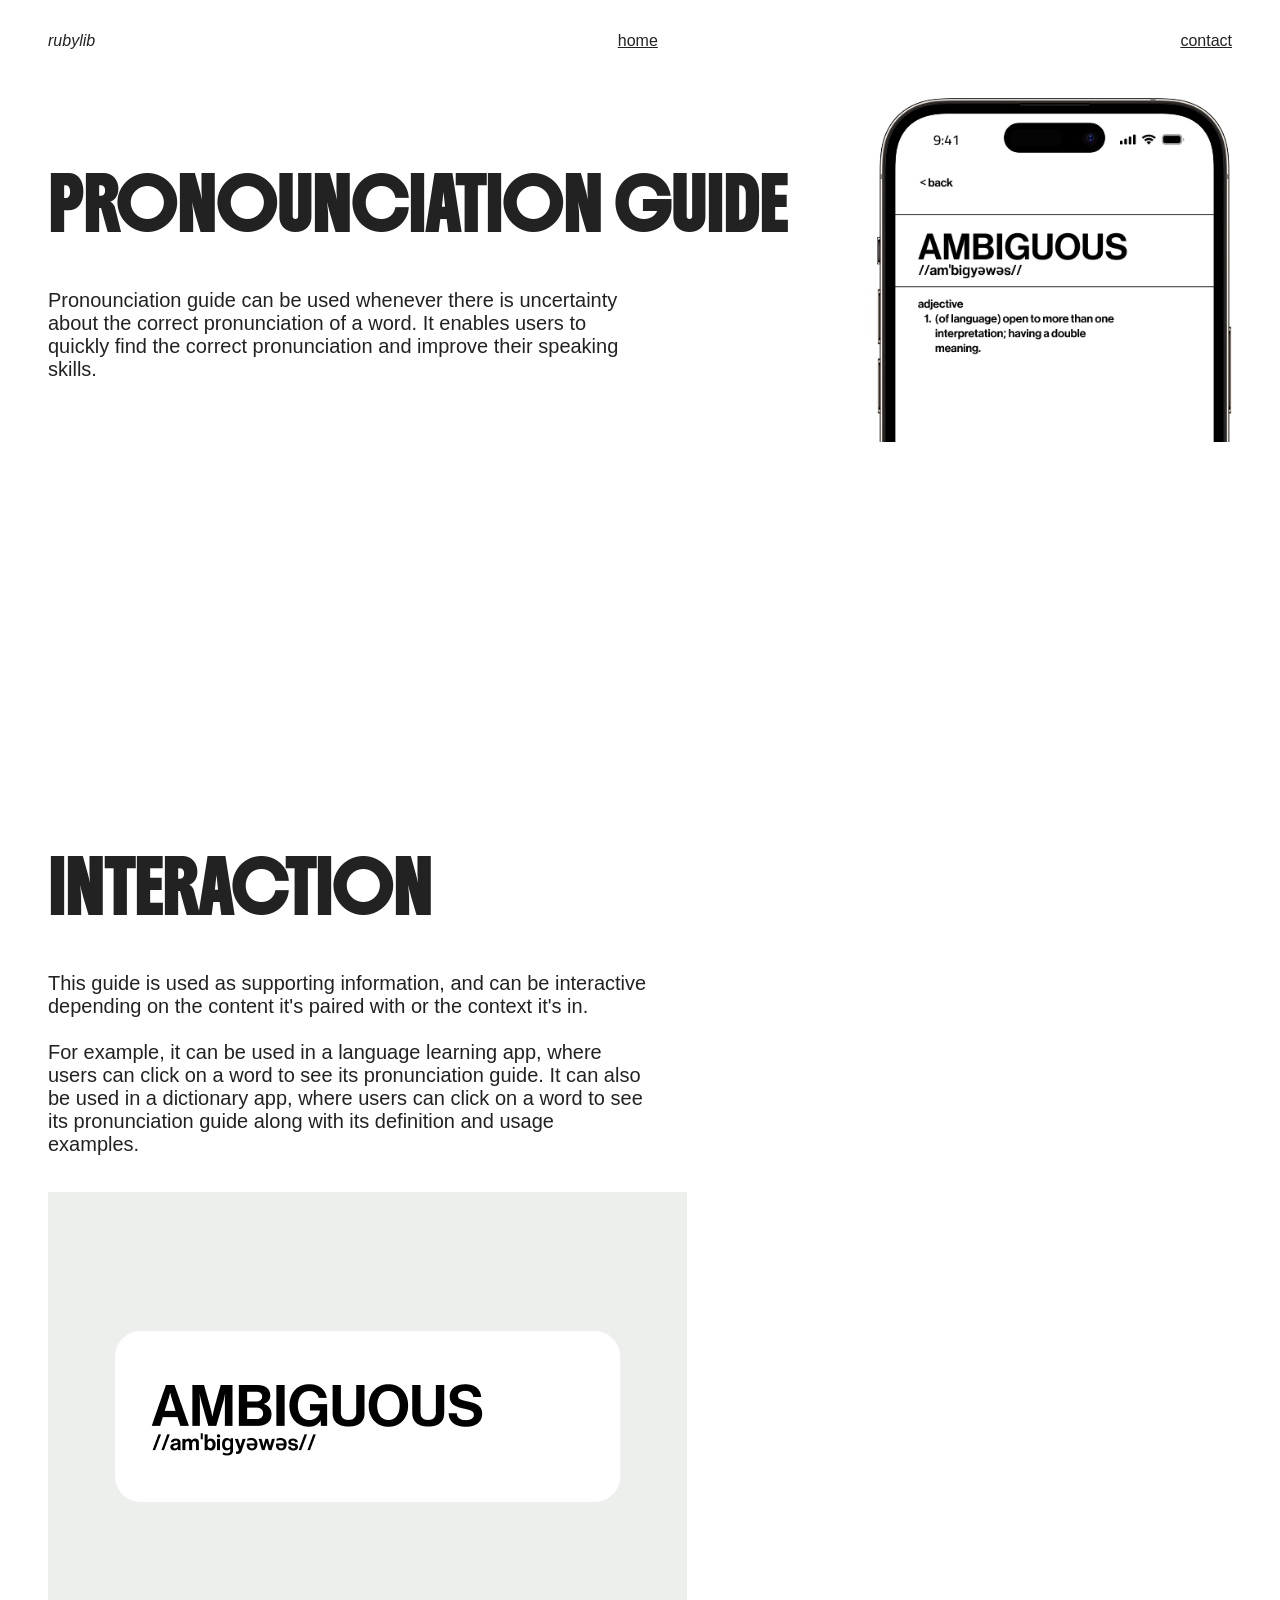
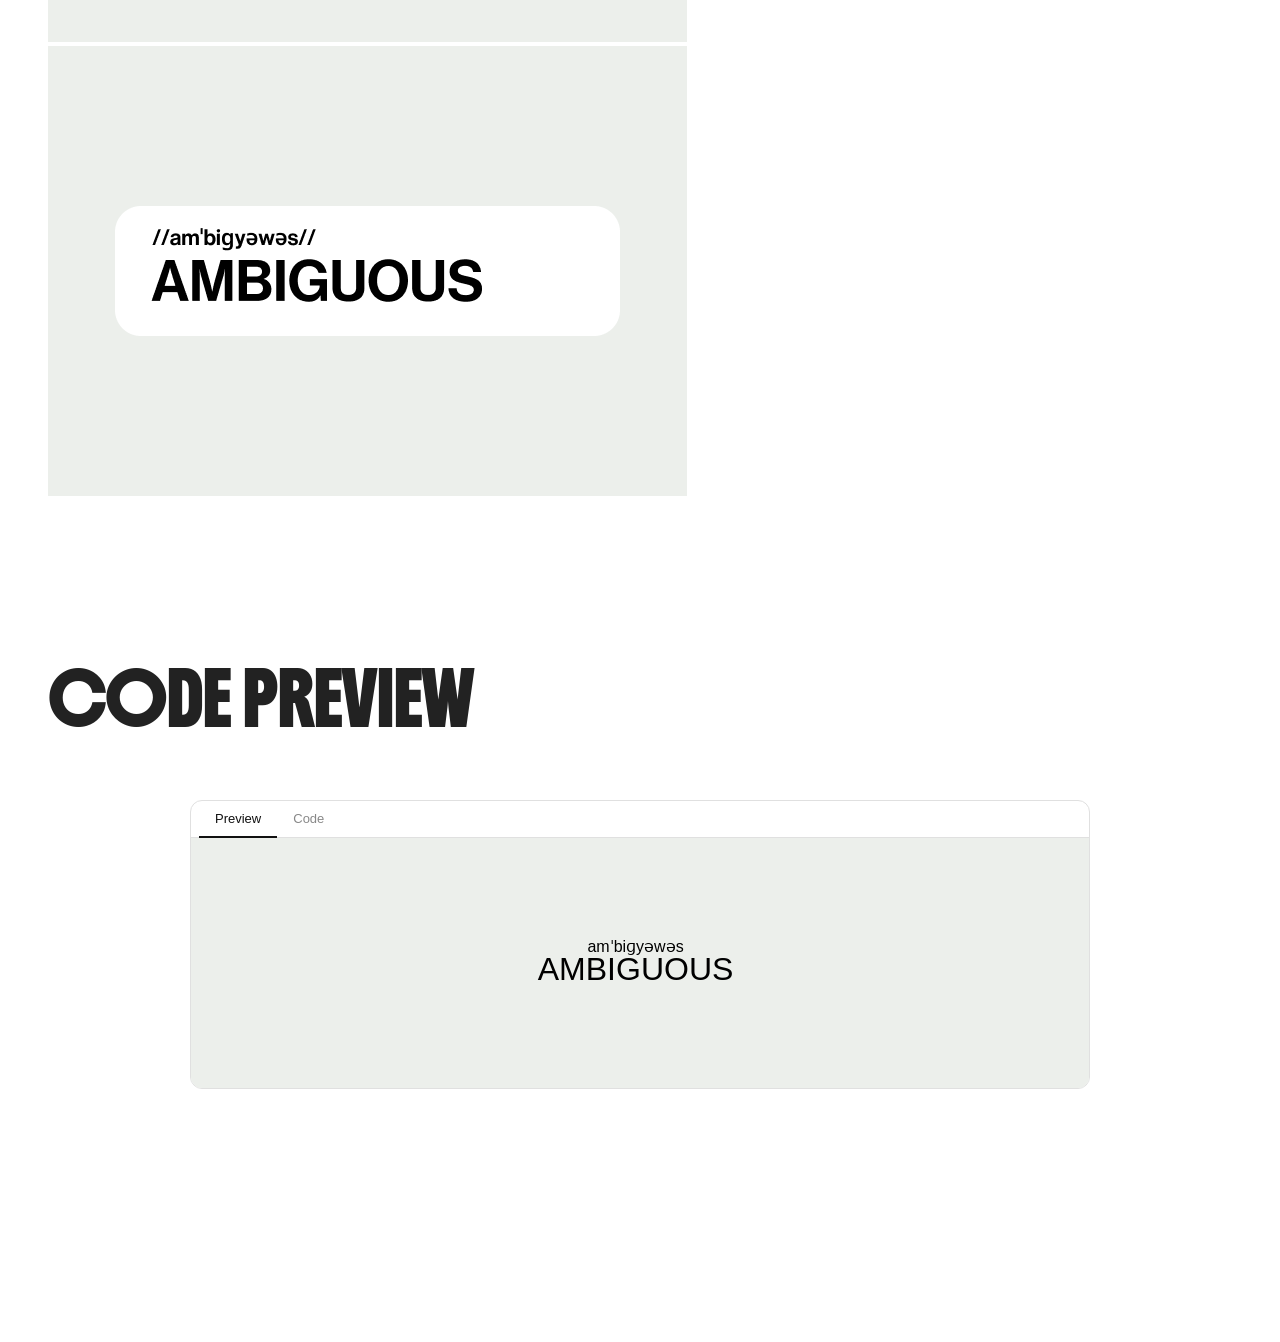
<file: c1.html>
<!DOCTYPE html>
<html lang="en">
<head>
    <meta charset="UTF-8">
    <meta name="viewport" content="width=device-width, initial-scale=1.0">
    <title>component-1</title>
    <link rel="stylesheet" href="c1.css">
</head>
<body>


    <section class="use">

        <div class="nav">
            <i>rubylib</i>
            <a href="index.html">home</a>
            <a href="index.html">contact</a>
        </div>

        <div class="use-row">

            <div class="use-text">
                <h1>PRONOUNCIATION GUIDE</h1>
                <br>
                <p>Pronounciation guide can be used whenever there is uncertainty about the correct pronunciation of a word. It enables users to quickly find the correct pronunciation and improve their speaking skills.</p>
            </div>

            <img src="Group 1.png" alt="">

        </div>

    </section>


    <section class="int">

        <div class="int-row"></div>

        <h1>INTERACTION</h1>
        <br>
        <p>This guide is used as supporting information, and can be interactive depending on the content it's paired with or the context it's in.
        <br><br>For example, it can be used in a language learning app, where users can click on a word to see its pronunciation guide. It can also be used in a dictionary app, where users can click on a word to see its pronunciation guide along with its definition and usage examples.</p> <br><br>

        <img src="Group 1.1.png" alt="">
        <img src="Group 1.2.png" alt="">

        </div>
    </section>


    <section class="code">
        <br><br><br><br><br>

        <h1>CODE PREVIEW</h1>
        <br><br><br>
        <div class="preview-card">

        <!-- Tab bar -->
        <div class="tab-bar">
            <button class="tab active" onclick="switchTab('preview', this)">Preview</button>
            <button class="tab" onclick="switchTab('code', this)">Code</button>
            <button class="copy-btn" id="copy-btn" onclick="copyCode()">Copy</button>
        </div>

        <!-- Preview panel -->
        <div id="panel-preview" class="panel">
            <ruby class="demo-ruby">
            AMBIGUOUS
            <rp>(</rp><rt>amˈbiɡyəwəs</rt><rp>)</rp>
            </ruby>
        </div>

        <!-- Code panel -->
        <div id="panel-code" class="panel hidden">
            <pre id="code-block">
            &lt;ruby&gt;
            AMBIGUOUS
            &lt;rp&gt;(&lt;/rp&gt;
            &lt;rt&gt;amˈbiɡyəwəs&lt;/rt&gt;
            &lt;rp&gt;)&lt;/rp&gt;
            &lt;/ruby&gt;</pre>
        </div>

        </div>
    </section>

    <script>
        function switchTab(tab, clickedTab) {
            document.querySelectorAll('.tab').forEach(t => t.classList.remove('active'));
            clickedTab.classList.add('active');
            document.getElementById('panel-preview').classList.toggle('hidden', tab !== 'preview');
            document.getElementById('panel-code').classList.toggle('hidden', tab !== 'code');
            document.getElementById('copy-btn').style.visibility = tab === 'code' ? 'visible' : 'hidden';
        }

        function copyCode() {
            const code = document.getElementById('code-block').innerText;
            navigator.clipboard.writeText(code).then(() => {
                const btn = document.getElementById('copy-btn');
                btn.textContent = 'Copied!';
                btn.classList.add('copied');
                setTimeout(() => {
                    btn.textContent = 'Copy';
                    btn.classList.remove('copied');
                }, 2000);
            });
        }

        document.getElementById('copy-btn').style.visibility = 'hidden';
    </script>

</body>
</html>
</file>
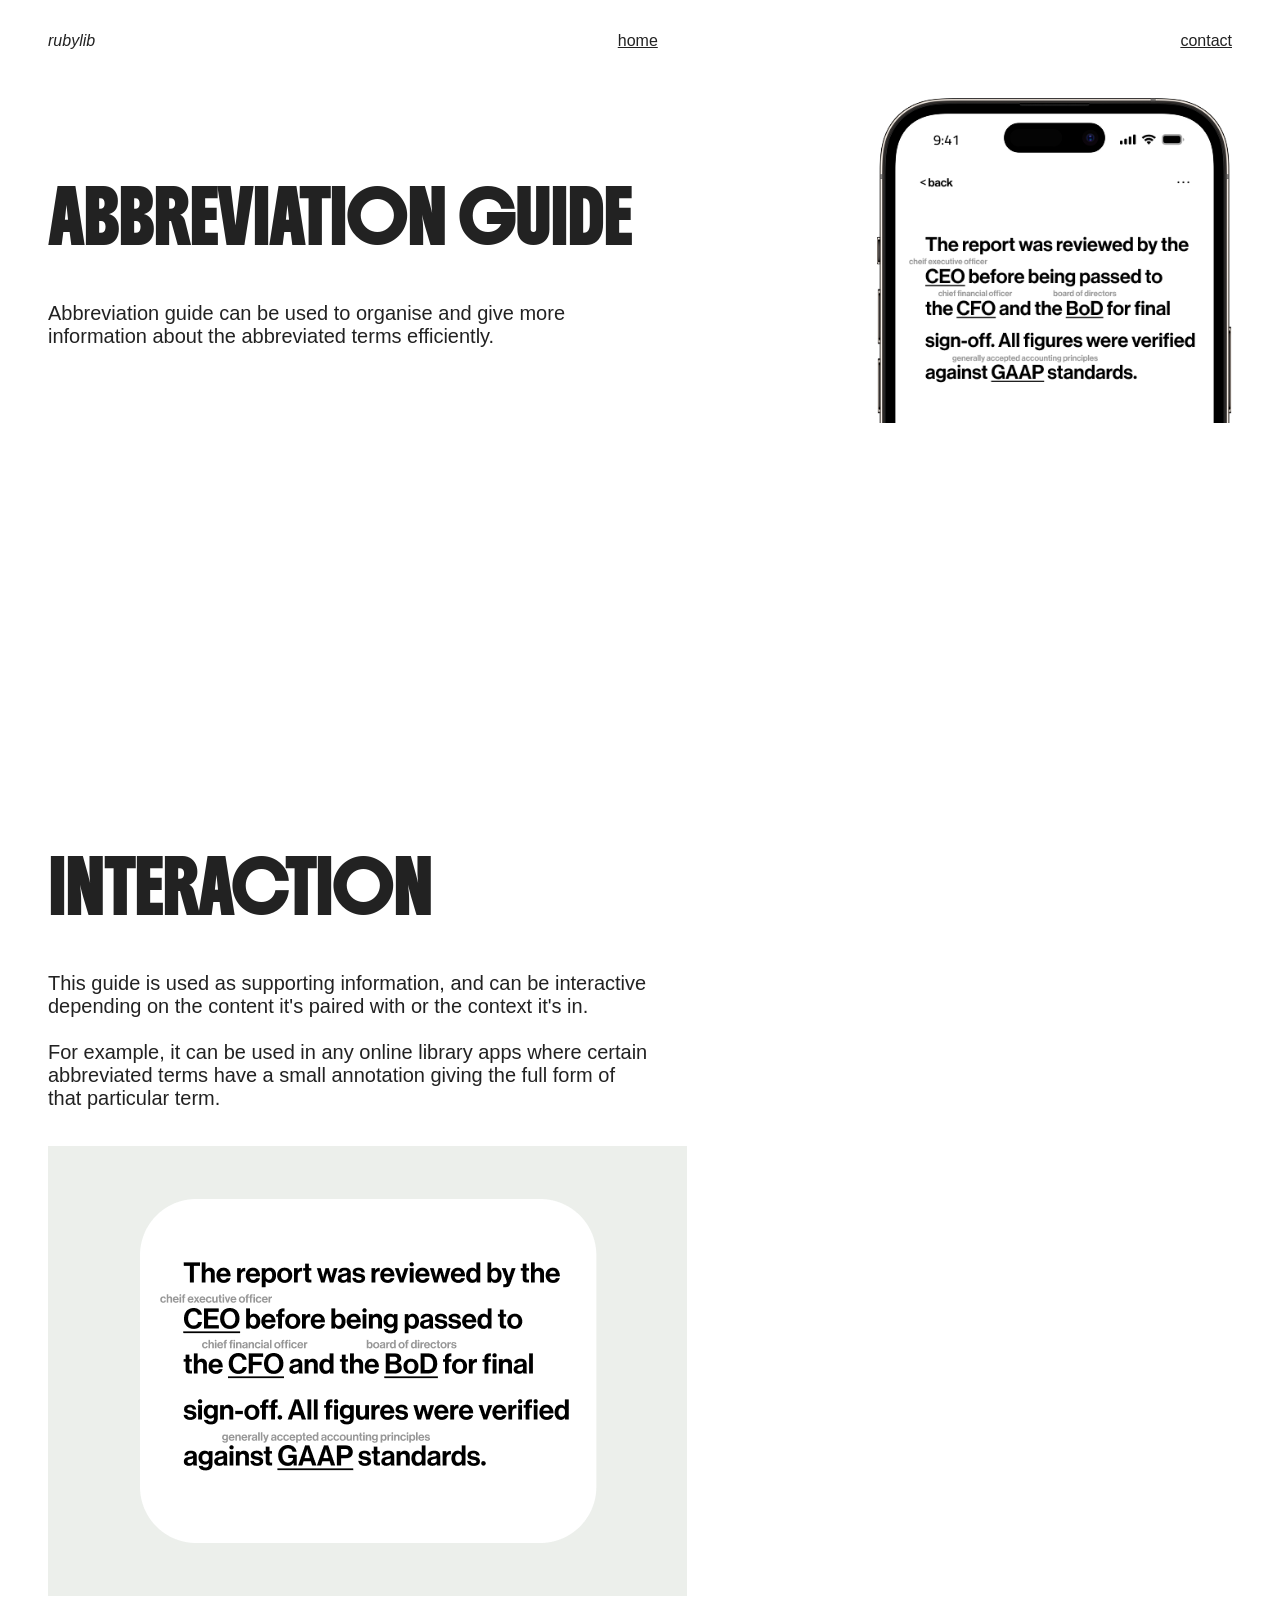
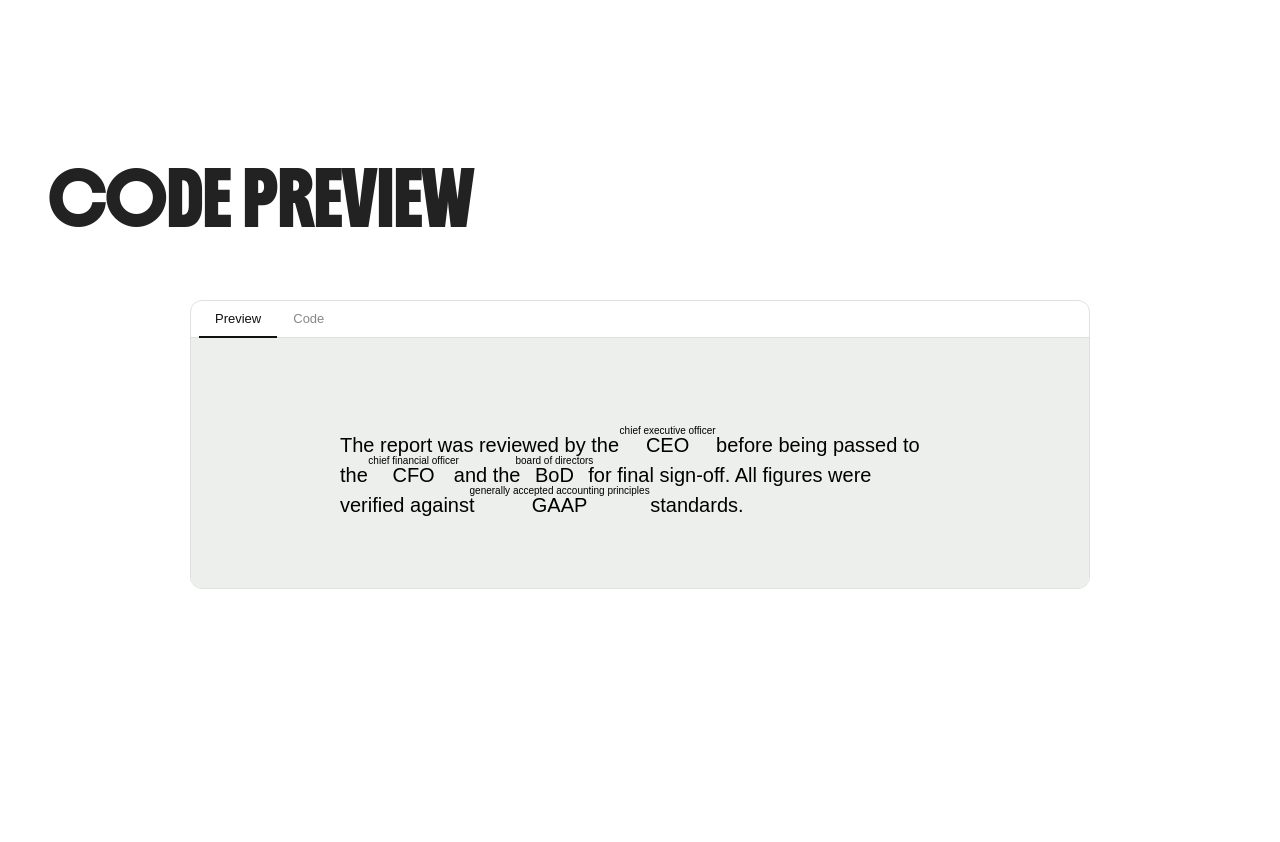
<file: c2.html>
<!DOCTYPE html>
<html lang="en">
<head>
    <meta charset="UTF-8">
    <meta name="viewport" content="width=device-width, initial-scale=1.0">
    <title>component-2</title>
    <link rel="stylesheet" href="c1.css">
</head>
<body>


    <section class="use">

        <div class="nav">
            <i>rubylib</i>
            <a href="index.html">home</a>
            <a href="index.html">contact</a>
        </div>

        <div class="use-row">

            <div class="use-text">
                <h1>ABBREVIATION GUIDE</h1>
                <br>
                <p>Abbreviation guide can be used to organise and give more information about the abbreviated terms efficiently. </p>
            </div>

            <img src="Group 2.png" alt="">

        </div>

    </section>


    <section class="int">

        <div class="int-row"></div>

        <h1>INTERACTION</h1>
        <br>
        <p>This guide is used as supporting information, and can be interactive depending on the content it's paired with or the context it's in.
        <br><br>For example, it can be used in any online library apps where certain abbreviated terms have a small annotation giving the full form of that particular term.</p> <br><br>

        <img src="Group 2.1.png" alt="">

        </div>
    </section>


    <section class="code">
        <br><br><br><br><br>

        <h1>CODE PREVIEW</h1>
        <br><br><br>
        <div class="preview-card">

        <!-- Tab bar -->
        <div class="tab-bar">
            <button class="tab active" onclick="switchTab('preview', this)">Preview</button>
            <button class="tab" onclick="switchTab('code', this)">Code</button>
            <button class="copy-btn" id="copy-btn" onclick="copyCode()">Copy</button>
        </div>

        <!-- Preview panel -->
        <div id="panel-preview" class="panel">
            <ruby class="demo-ruby">
                <p>
                The report was reviewed by the <ruby>CEO<rt>chief executive officer</rt></ruby> before being passed to the <ruby>CFO<rt>chief financial officer</rt></ruby>and the<ruby>BoD<rt>board of directors</rt></ruby>for final sign-off. All figures were verified against<ruby>GAAP<rt>generally accepted accounting principles</rt></ruby>
                standards.
                </p>
            </ruby>
        </div>

        <!-- Code panel -->
        <div id="panel-code" class="panel hidden">
             <pre id="code-block">&lt;p&gt;
  The report was reviewed by the
  &lt;ruby&gt;CEO&lt;rt&gt;chief executive officer&lt;/rt&gt;&lt;/ruby&gt;
  before being passed to the
  &lt;ruby&gt;CFO&lt;rt&gt;chief financial officer&lt;/rt&gt;&lt;/ruby&gt;
  and the
  &lt;ruby&gt;BoD&lt;rt&gt;board of directors&lt;/rt&gt;&lt;/ruby&gt;
  for final sign-off. All figures were verified against
  &lt;ruby&gt;GAAP&lt;rt&gt;generally accepted accounting principles&lt;/rt&gt;&lt;/ruby&gt;
  standards.
&lt;/p&gt;</pre>
        </div>

        </div>
    </section>

    <script>
        function switchTab(tab, clickedTab) {
            document.querySelectorAll('.tab').forEach(t => t.classList.remove('active'));
            clickedTab.classList.add('active');
            document.getElementById('panel-preview').classList.toggle('hidden', tab !== 'preview');
            document.getElementById('panel-code').classList.toggle('hidden', tab !== 'code');
            document.getElementById('copy-btn').style.visibility = tab === 'code' ? 'visible' : 'hidden';
        }

        function copyCode() {
            const code = document.getElementById('code-block').innerText;
            navigator.clipboard.writeText(code).then(() => {
                const btn = document.getElementById('copy-btn');
                btn.textContent = 'Copied!';
                btn.classList.add('copied');
                setTimeout(() => {
                    btn.textContent = 'Copy';
                    btn.classList.remove('copied');
                }, 2000);
            });
        }

        document.getElementById('copy-btn').style.visibility = 'hidden';
    </script>

</body>
</html>
</file>
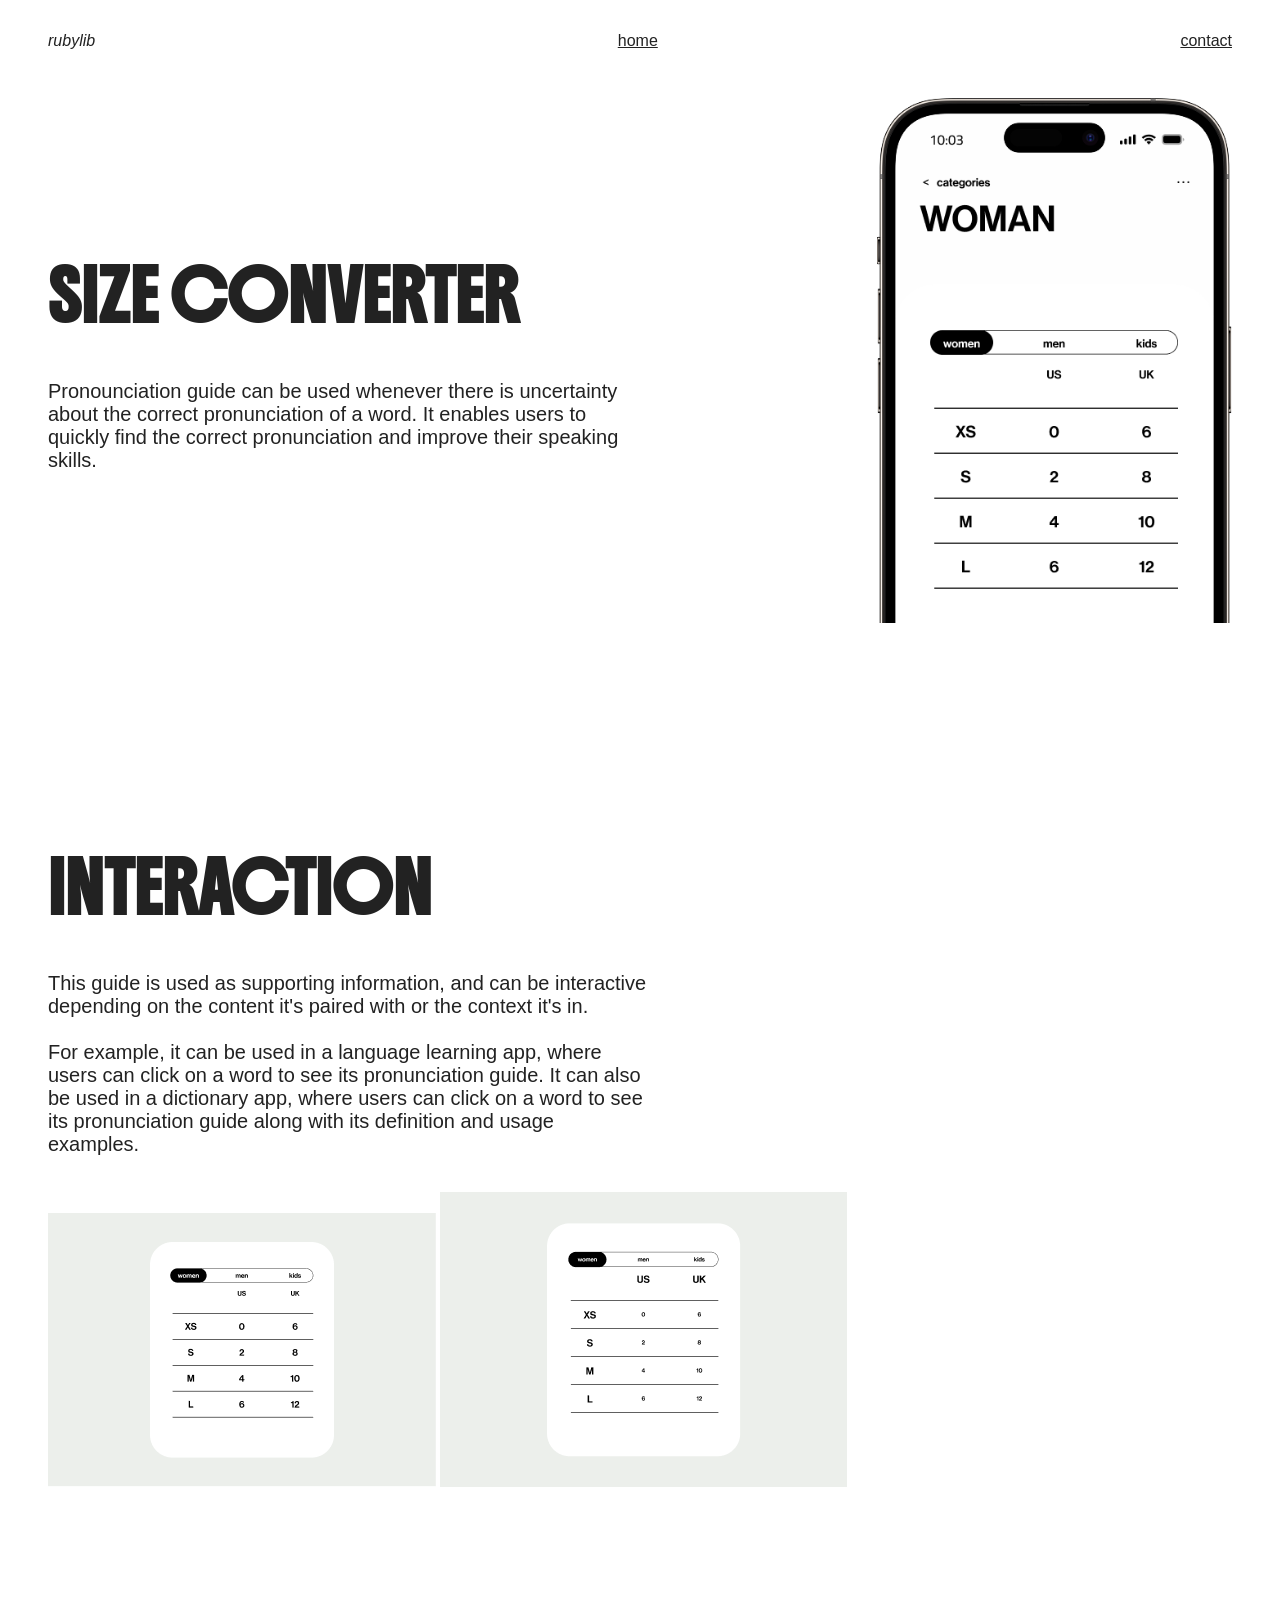
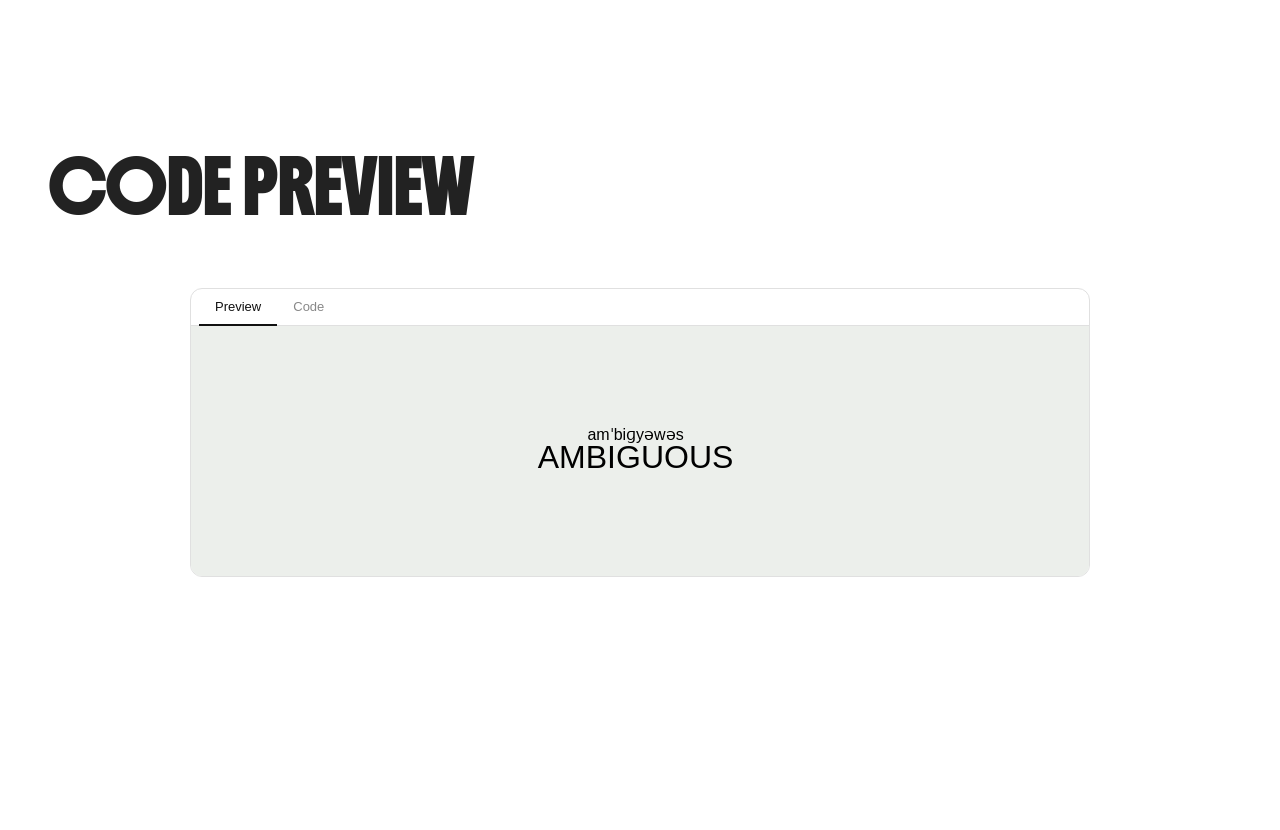
<file: c3.html>
<!DOCTYPE html>
<html lang="en">
<head>
    <meta charset="UTF-8">
    <meta name="viewport" content="width=device-width, initial-scale=1.0">
    <title>component-1</title>
    <link rel="stylesheet" href="c1.css">
</head>
<body>


    <section class="use">

        <div class="nav">
            <i>rubylib</i>
            <a href="index.html">home</a>
            <a href="index.html">contact</a>
        </div>

        <div class="use-row">

            <div class="use-text">
                <h1>SIZE CONVERTER</h1>
                <br>
                <p>Pronounciation guide can be used whenever there is uncertainty about the correct pronunciation of a word. It enables users to quickly find the correct pronunciation and improve their speaking skills.</p>
            </div>

            <img src="Group 3.png" alt="">

        </div>

    </section>


    <section class="int">

        <div class="int-row"></div>

        <h1>INTERACTION</h1>
        <br>
        <p>This guide is used as supporting information, and can be interactive depending on the content it's paired with or the context it's in.
        <br><br>For example, it can be used in a language learning app, where users can click on a word to see its pronunciation guide. It can also be used in a dictionary app, where users can click on a word to see its pronunciation guide along with its definition and usage examples.</p> <br><br>

        <img src="Group 3.1.png" alt="">
        <img src="Group 3.2.png" alt="">

        </div>
    </section>


    <section class="code">
        <br><br><br><br><br>

        <h1>CODE PREVIEW</h1>
        <br><br><br>
        <div class="preview-card">

        <!-- Tab bar -->
        <div class="tab-bar">
            <button class="tab active" onclick="switchTab('preview', this)">Preview</button>
            <button class="tab" onclick="switchTab('code', this)">Code</button>
            <button class="copy-btn" id="copy-btn" onclick="copyCode()">Copy</button>
        </div>

        <!-- Preview panel -->
        <div id="panel-preview" class="panel">
            <ruby class="demo-ruby">
            AMBIGUOUS
            <rp>(</rp><rt>amˈbiɡyəwəs</rt><rp>)</rp>
            </ruby>
        </div>

        <!-- Code panel -->
        <div id="panel-code" class="panel hidden">
            <pre id="code-block">
            &lt;ruby&gt;
            AMBIGUOUS
            &lt;rp&gt;(&lt;/rp&gt;
            &lt;rt&gt;amˈbiɡyəwəs&lt;/rt&gt;
            &lt;rp&gt;)&lt;/rp&gt;
            &lt;/ruby&gt;</pre>
        </div>

        </div>
    </section>

    <script>
        function switchTab(tab, clickedTab) {
            document.querySelectorAll('.tab').forEach(t => t.classList.remove('active'));
            clickedTab.classList.add('active');
            document.getElementById('panel-preview').classList.toggle('hidden', tab !== 'preview');
            document.getElementById('panel-code').classList.toggle('hidden', tab !== 'code');
            document.getElementById('copy-btn').style.visibility = tab === 'code' ? 'visible' : 'hidden';
        }

        function copyCode() {
            const code = document.getElementById('code-block').innerText;
            navigator.clipboard.writeText(code).then(() => {
                const btn = document.getElementById('copy-btn');
                btn.textContent = 'Copied!';
                btn.classList.add('copied');
                setTimeout(() => {
                    btn.textContent = 'Copy';
                    btn.classList.remove('copied');
                }, 2000);
            });
        }

        document.getElementById('copy-btn').style.visibility = 'hidden';
    </script>

</body>
</html>
</file>
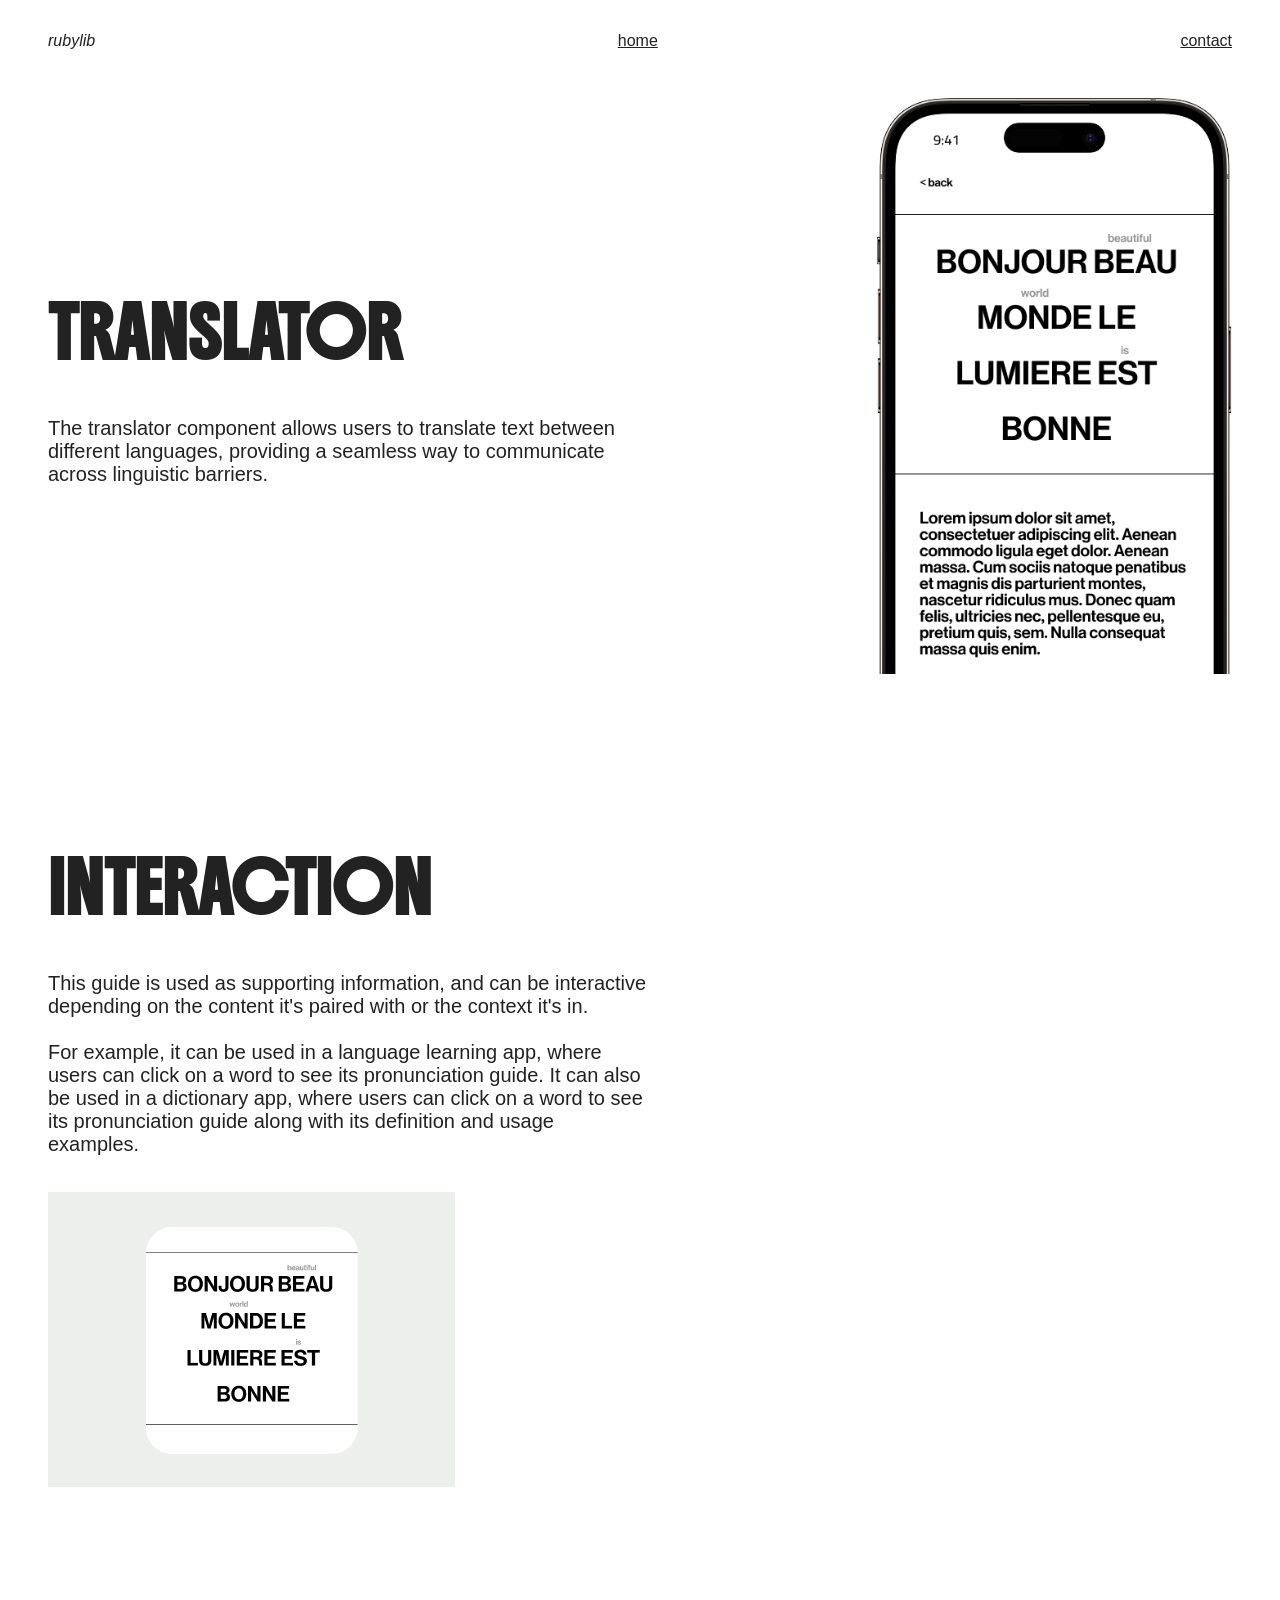
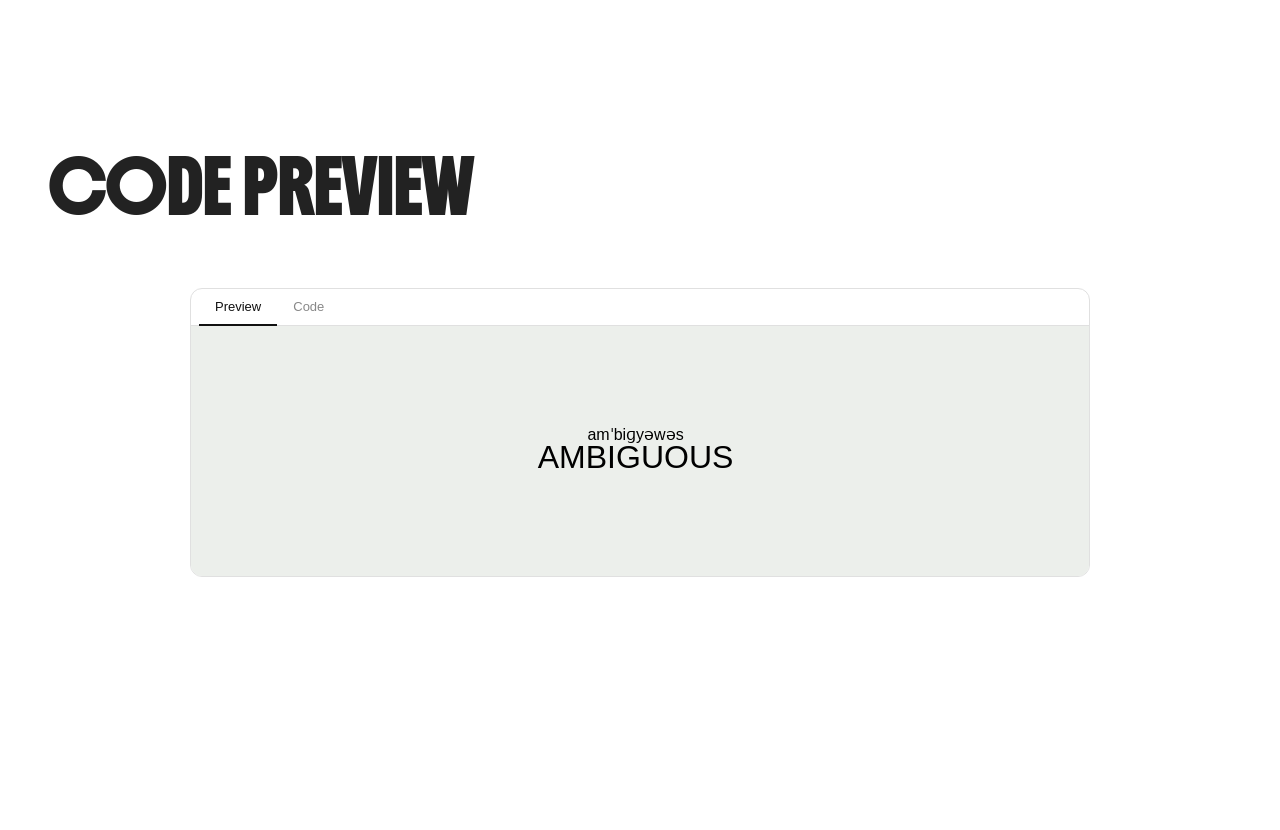
<file: c4.html>
<!DOCTYPE html>
<html lang="en">
<head>
    <meta charset="UTF-8">
    <meta name="viewport" content="width=device-width, initial-scale=1.0">
    <title>component-1</title>
    <link rel="stylesheet" href="c1.css">
</head>
<body>


    <section class="use">

        <div class="nav">
            <i>rubylib</i>
            <a href="index.html">home</a>
            <a href="index.html">contact</a>
        </div>

        <div class="use-row">

            <div class="use-text">
                <h1>TRANSLATOR</h1>
                <br>
                <p>The translator component allows users to translate text between different languages, providing a seamless way to communicate across linguistic barriers.</p>
            </div>

            <img src="Group 4.png" alt="">

        </div>

    </section>


    <section class="int">

        <div class="int-row"></div>

        <h1>INTERACTION</h1>
        <br>
        <p>This guide is used as supporting information, and can be interactive depending on the content it's paired with or the context it's in.
        <br><br>For example, it can be used in a language learning app, where users can click on a word to see its pronunciation guide. It can also be used in a dictionary app, where users can click on a word to see its pronunciation guide along with its definition and usage examples.</p> <br><br>

        <img src="Group 4.1.png" alt="">

        </div>
    </section>


    <section class="code">
        <br><br><br><br><br>

        <h1>CODE PREVIEW</h1>
        <br><br><br>
        <div class="preview-card">

        <!-- Tab bar -->
        <div class="tab-bar">
            <button class="tab active" onclick="switchTab('preview', this)">Preview</button>
            <button class="tab" onclick="switchTab('code', this)">Code</button>
            <button class="copy-btn" id="copy-btn" onclick="copyCode()">Copy</button>
        </div>

        <!-- Preview panel -->
        <div id="panel-preview" class="panel">
            <ruby class="demo-ruby">
            AMBIGUOUS
            <rp>(</rp><rt>amˈbiɡyəwəs</rt><rp>)</rp>
            </ruby>
        </div>

        <!-- Code panel -->
        <div id="panel-code" class="panel hidden">
            <pre id="code-block">
            &lt;ruby&gt;
            AMBIGUOUS
            &lt;rp&gt;(&lt;/rp&gt;
            &lt;rt&gt;amˈbiɡyəwəs&lt;/rt&gt;
            &lt;rp&gt;)&lt;/rp&gt;
            &lt;/ruby&gt;</pre>
        </div>

        </div>
    </section>

    <script>
        function switchTab(tab, clickedTab) {
            document.querySelectorAll('.tab').forEach(t => t.classList.remove('active'));
            clickedTab.classList.add('active');
            document.getElementById('panel-preview').classList.toggle('hidden', tab !== 'preview');
            document.getElementById('panel-code').classList.toggle('hidden', tab !== 'code');
            document.getElementById('copy-btn').style.visibility = tab === 'code' ? 'visible' : 'hidden';
        }

        function copyCode() {
            const code = document.getElementById('code-block').innerText;
            navigator.clipboard.writeText(code).then(() => {
                const btn = document.getElementById('copy-btn');
                btn.textContent = 'Copied!';
                btn.classList.add('copied');
                setTimeout(() => {
                    btn.textContent = 'Copy';
                    btn.classList.remove('copied');
                }, 2000);
            });
        }

        document.getElementById('copy-btn').style.visibility = 'hidden';
    </script>

</body>
</html>
</file>
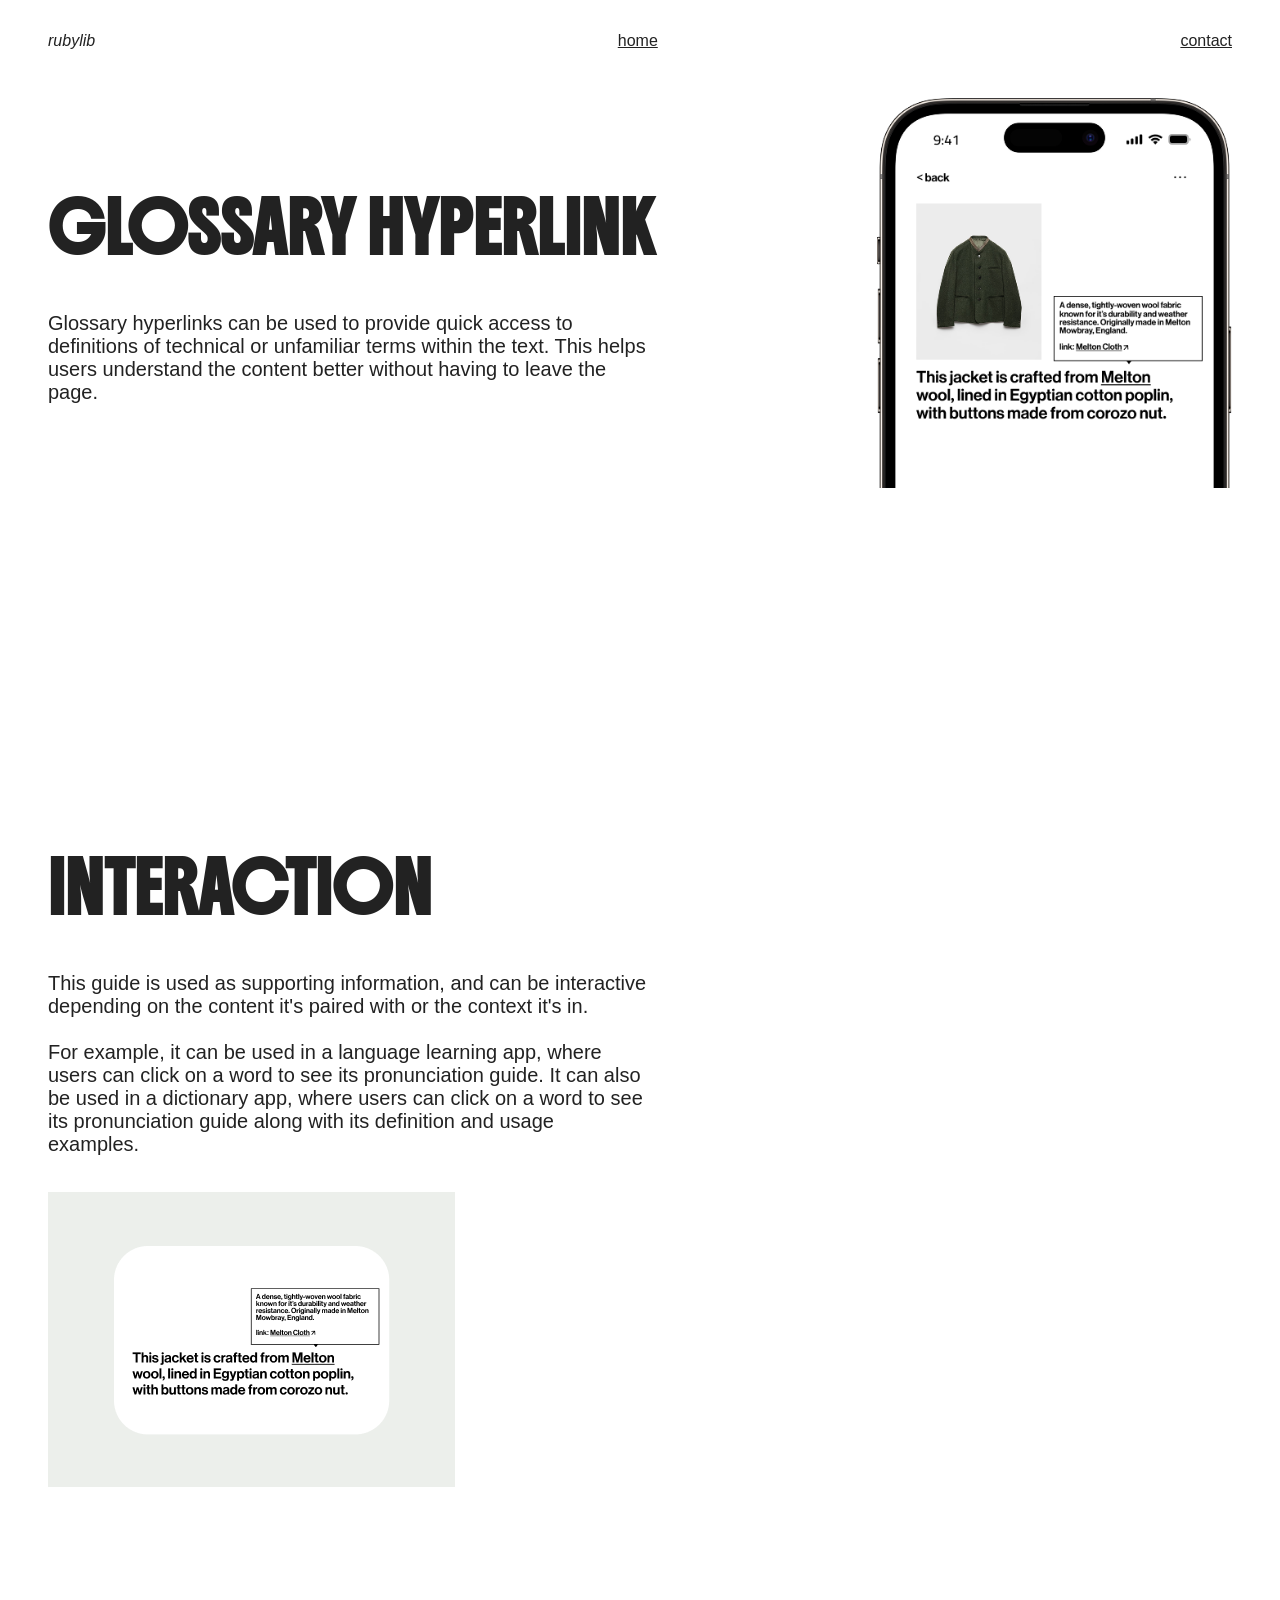
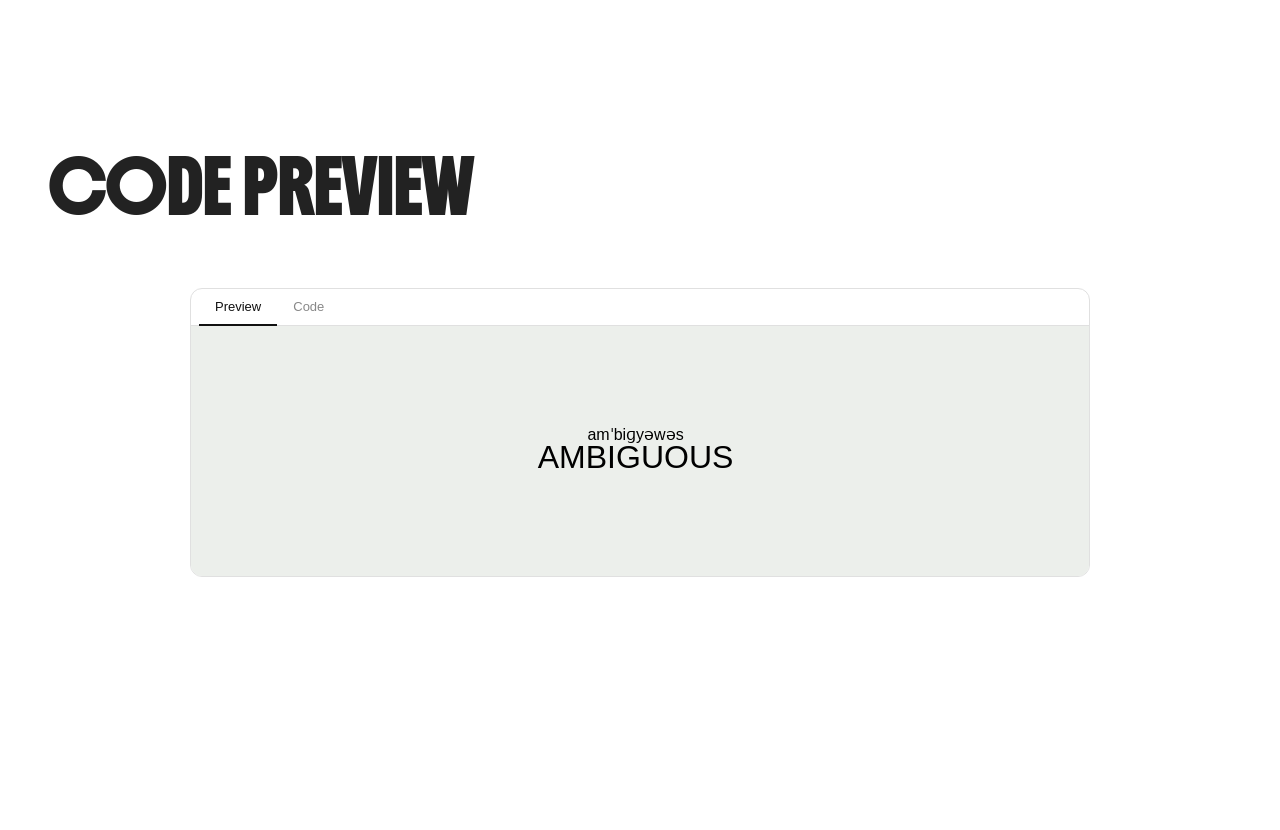
<file: c5.html>
<!DOCTYPE html>
<html lang="en">
<head>
    <meta charset="UTF-8">
    <meta name="viewport" content="width=device-width, initial-scale=1.0">
    <title>component-1</title>
    <link rel="stylesheet" href="c1.css">
</head>
<body>


    <section class="use">

        <div class="nav">
            <i>rubylib</i>
            <a href="index.html">home</a>
            <a href="index.html">contact</a>
        </div>

        <div class="use-row">

            <div class="use-text">
                <h1>GLOSSARY HYPERLINK</h1>
                <br>
                <p>Glossary hyperlinks can be used to provide quick access to definitions of technical or unfamiliar terms within the text. This helps users understand the content better without having to leave the page.</p>
            </div>

            <img src="Group 5.png" alt="">

        </div>

    </section>


    <section class="int">

        <div class="int-row"></div>

        <h1>INTERACTION</h1>
        <br>
        <p>This guide is used as supporting information, and can be interactive depending on the content it's paired with or the context it's in.
        <br><br>For example, it can be used in a language learning app, where users can click on a word to see its pronunciation guide. It can also be used in a dictionary app, where users can click on a word to see its pronunciation guide along with its definition and usage examples.</p> <br><br>

        <img src="Group 5.1.png" alt="">

        </div>
    </section>


    <section class="code">
        <br><br><br><br><br>

        <h1>CODE PREVIEW</h1>
        <br><br><br>
        <div class="preview-card">

        <!-- Tab bar -->
        <div class="tab-bar">
            <button class="tab active" onclick="switchTab('preview', this)">Preview</button>
            <button class="tab" onclick="switchTab('code', this)">Code</button>
            <button class="copy-btn" id="copy-btn" onclick="copyCode()">Copy</button>
        </div>

        <!-- Preview panel -->
        <div id="panel-preview" class="panel">
            <ruby class="demo-ruby">
            AMBIGUOUS
            <rp>(</rp><rt>amˈbiɡyəwəs</rt><rp>)</rp>
            </ruby>
        </div>

        <!-- Code panel -->
        <div id="panel-code" class="panel hidden">
            <pre id="code-block">
            &lt;ruby&gt;
            AMBIGUOUS
            &lt;rp&gt;(&lt;/rp&gt;
            &lt;rt&gt;amˈbiɡyəwəs&lt;/rt&gt;
            &lt;rp&gt;)&lt;/rp&gt;
            &lt;/ruby&gt;</pre>
        </div>

        </div>
    </section>

    <script>
        function switchTab(tab, clickedTab) {
            document.querySelectorAll('.tab').forEach(t => t.classList.remove('active'));
            clickedTab.classList.add('active');
            document.getElementById('panel-preview').classList.toggle('hidden', tab !== 'preview');
            document.getElementById('panel-code').classList.toggle('hidden', tab !== 'code');
            document.getElementById('copy-btn').style.visibility = tab === 'code' ? 'visible' : 'hidden';
        }

        function copyCode() {
            const code = document.getElementById('code-block').innerText;
            navigator.clipboard.writeText(code).then(() => {
                const btn = document.getElementById('copy-btn');
                btn.textContent = 'Copied!';
                btn.classList.add('copied');
                setTimeout(() => {
                    btn.textContent = 'Copy';
                    btn.classList.remove('copied');
                }, 2000);
            });
        }

        document.getElementById('copy-btn').style.visibility = 'hidden';
    </script>

</body>
</html>
</file>
<file: c1.css>
@import url('https://fonts.googleapis.com/css2?family=Boldonse&display=swap');

* {
    margin: 0;
    padding: 0;
    box-sizing: border-box;
    font-family: sans-serif;
}

section {
    width: 100%;
    min-height: 90svh;
    padding: 2em 3em;
    background-color: #ffffff;
    color: #222;
}

/* ── Nav ── */
.nav {
    display: flex;
    justify-content: space-between;
    align-items: center;
    margin-bottom: 3em;
    font-size: 16px;
}

.nav a {
    text-decoration: underline;
    color: #222;
}

/* ── Side by side row ── */
.use-row {
    display: flex; 
    align-items: center;
    gap: 2em;
}

.use-text {
    flex: 1;
}

.use-row img {
    width: 30%;
    object-fit: contain;
}

.int-row img{
    width: 60%;
    object-fit: contain;
}


p {
    font-size: 1.25rem;
    margin-top: 1em;
    width: 600px;
}

h1 {
    font-size: 3rem;
    font-family: Boldonse, sans-serif;
}



/* ── Card wrapper ── */
.preview-card {
    border: 1px solid #e0e0e0;
    border-radius: 12px;
    overflow: hidden;
    background: #fff;
    max-width: 900px;   /* was 640px */
    width: 100%;
    margin: 0 auto;
}

/* ── Tab bar ── */
.tab-bar {
    display: flex;
    align-items: center;
    border-bottom: 1px solid #e0e0e0;
    padding: 0 8px;
}

.tab {
    padding: 10px 16px;
    font-size: 13px;
    cursor: pointer;
    background: none;
    border: none;
    border-bottom: 2px solid transparent;
    color: #888;
    margin-bottom: -1px;
}

.tab.active {
    color: #111;
    border-bottom-color: #111;
    font-weight: 500;
}

.tab:hover:not(.active) {
    color: #444;
}

/* ── Copy button ── */
.copy-btn {
    margin-left: auto;
    font-size: 12px;
    padding: 4px 12px;
    cursor: pointer;
    border-radius: 6px;
    background: #fff;
    border: 2px solid #ddd;
    color: #666;
}

.copy-btn:hover { color: #111; border-color: #aaa; }
.copy-btn.copied { color: #16a34a; border-color: #16a34a; }

/* ── Panels ── */
.panel {
    display: block;
}

.panel.hidden {
    display: none;
}

/* ── Preview panel ── */
#panel-preview {
    padding: 4rem;      /* was 3rem */
    display: flex;
    align-items: center;
    justify-content: center;
    background: #ECEFEB;
    min-height: 250px;  /* was 140px */
}

/* The demo element being showcased */
.demo-ruby {
    font-size: 2rem;
    color: #000000;
}

.demo-ruby rt {
    font-size: 0.5em;
    color: #000000;
}

/* ── Code panel ── */
#panel-code {
    position: relative;
}

pre {
    padding: 1.25rem;
    background: #f8f8f8;
    font-size: 13px;
    line-height: 1.7;
    overflow-x: auto;
    color: #222;
}
</file>
